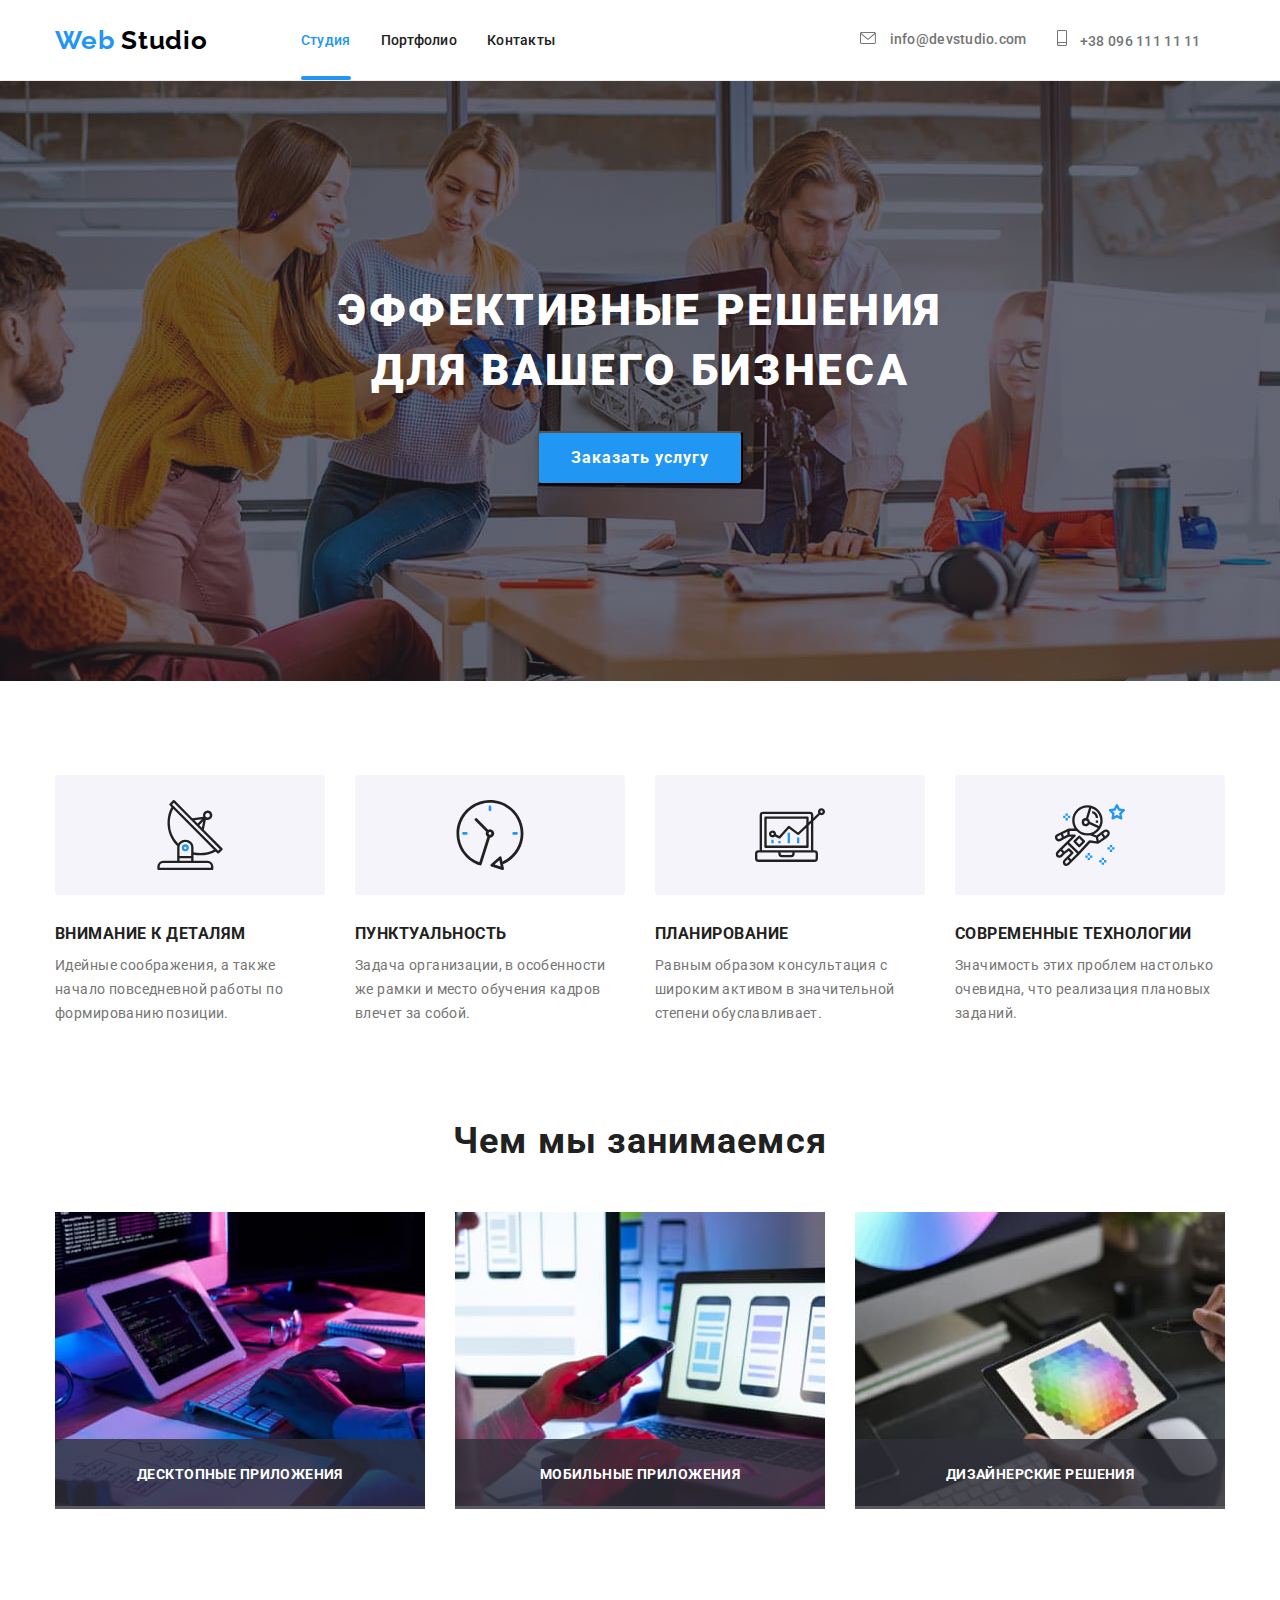
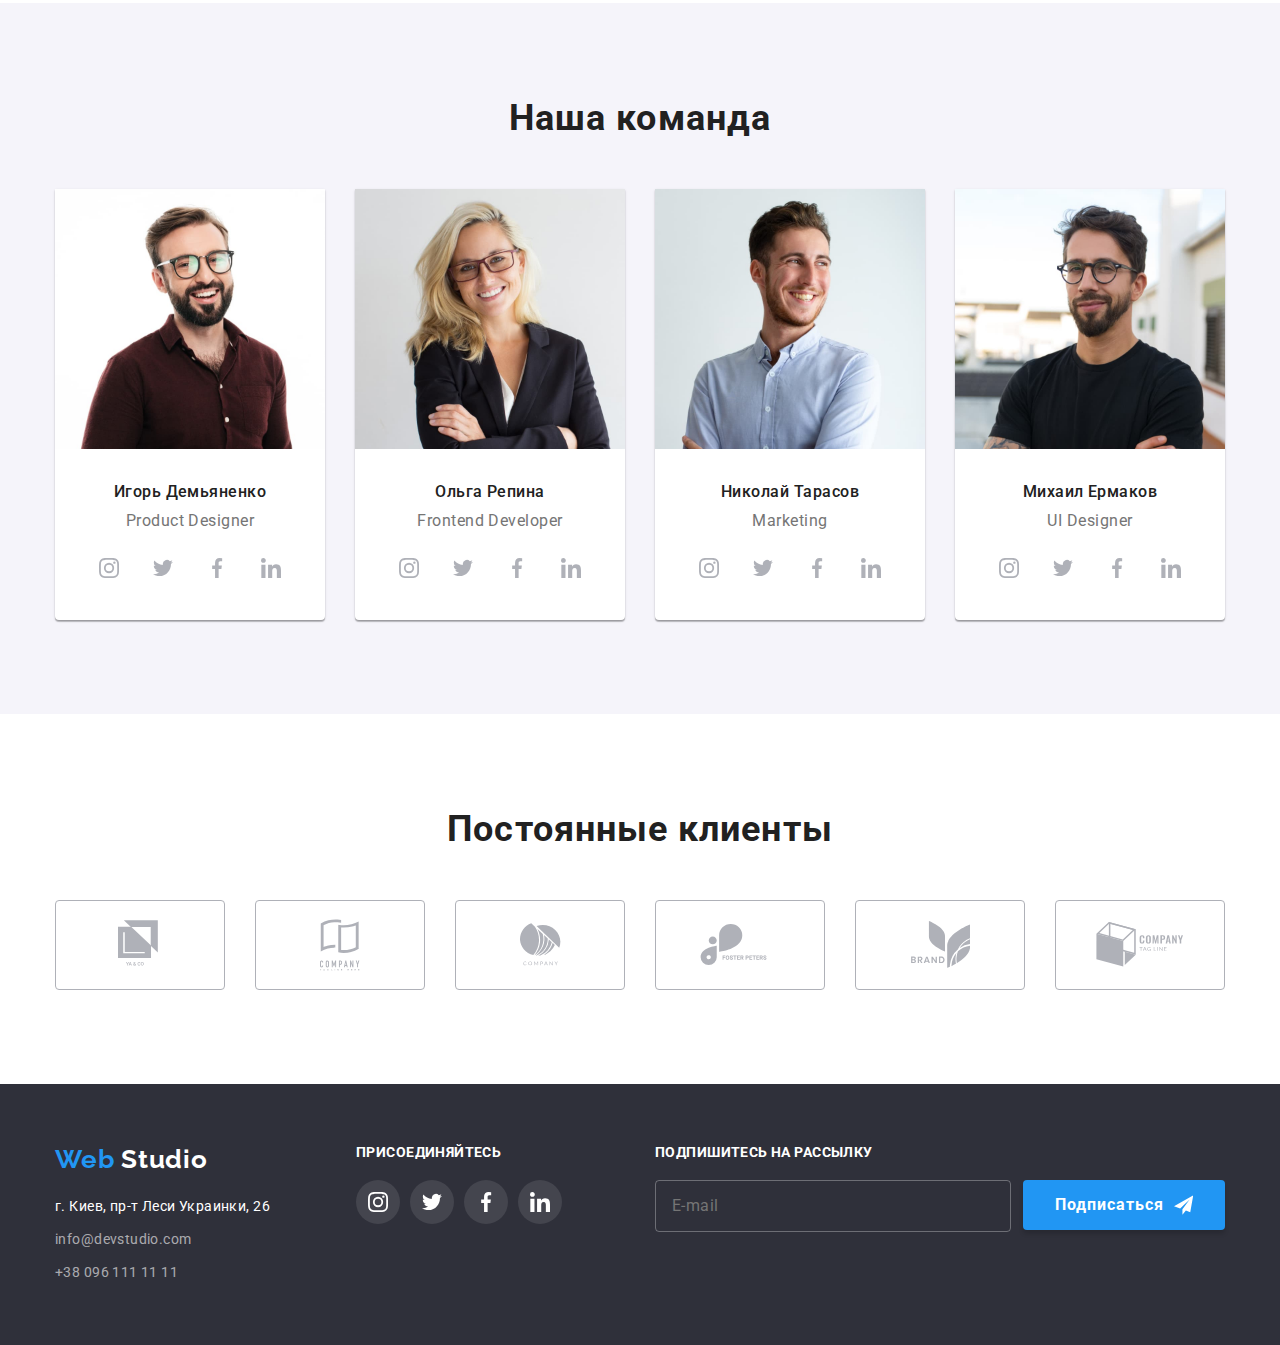
<file: index.html>
<!DOCTYPE html>
<html lang="ru">
	<head>
		<meta charset="UTF-8" />
		<meta name="viewport" content="width=device-width, initial-scale=1.0" />
		<title>Студия</title>
		<link
			rel="stylesheet"
			href="https://cdnjs.cloudflare.com/ajax/libs/modern-normalize/1.0.0/modern-normalize.min.css"
		/>
		<link rel="preconnect" href="https://fonts.gstatic.com" />
		<link
			href="https://fonts.googleapis.com/css2?family=Raleway:wght@700&family=Roboto:wght@400;500;700;900&display=swap"
			rel="stylesheet"
		/>
		<link rel="stylesheet" href="./css/styles.css" />
	</head>
	<body>
		<header class="header">
			<div class="container">
				<nav class="navigation">
					<a class="logo link" href="/index.html" lang="en">
						Web
						<span class="logo_black">Studio</span>
					</a>
					<ul class="menu_list list">
						<li class="menu_list_item">
							<a class="menu_list_link active_link link" href="#">Студия</a>
						</li>
						<li class="menu_list_item">
							<a class="menu_list_link link" href="./portfolio.html">Портфолио</a>
						</li>
						<li class="menu_list_item">
							<a class="menu_list_link link" href="./index.html">Контакты</a>
						</li>
					</ul>
				</nav>
				<address class="address">
					<a class="contact_mail link" href="mailto:info@devstudio.com">
						<svg class="pic_envelope" width="16px" height="12px">
							<use href="./images_svg/sprite.svg#envelope"></use>
						</svg>
						info@devstudio.com
					</a>
					<a class="contact_tel link" href="tel:+380961111111">
						<svg class="pic_smartphone" width="10px" height="16px">
							<use href="./images_svg/sprite.svg#smartphone"></use>
						</svg>
						+38 096 111 11 11
					</a>
				</address>
			</div>
		</header>
		<main>
			<!---HERO-->
			<section class="hero">
				<h1 class="hero_title">
					Эффективные решения
					<br />
					для вашего бизнеса
				</h1>
				<button class="button" type="button" data-modal-open>Заказать услугу</button>
			</section>

			<!---Особенности-->
			<section class="features">
				<div class="container">
					<h2 class="features_title visually-hidden">Особенности</h2>
					<ul class="features_list list">
						<li class="features_list_item icon-antenna">
							<div class="features_item_pic">
								<svg class="feature_pic">
									<use href="./images_svg/sprite.svg#antenna"></use>
								</svg>
							</div>
							<h3 class="features_item_title">Внимание к деталям</h3>
							<p class="features_item_description">
								Идейные соображения, а также начало повседневной работы по формированию позиции.
							</p>
						</li>
						<li class="features_list_item icon-clock">
							<div class="features_item_pic">
								<svg class="feature_pic">
									<use href="./images_svg/sprite.svg#clock"></use>
								</svg>
							</div>
							<h3 class="features_item_title">Пунктуальность</h3>
							<p class="features_item_description">
								Задача организации, в особенности же рамки и место обучения кадров влечет за собой.
							</p>
						</li>
						<li class="features_list_item icon-diagram">
							<div class="features_item_pic">
								<svg class="feature_pic">
									<use href="./images_svg/sprite.svg#diagram"></use>
								</svg>
							</div>
							<h3 class="features_item_title">Планирование</h3>
							<p class="features_item_description">
								Равным образом консультация с широким активом в значительной степени обуславливает.
							</p>
						</li>
						<li class="features_list_item icon-astronaut">
							<div class="features_item_pic">
								<svg class="feature_pic">
									<use href="./images_svg/sprite.svg#astronaut"></use>
								</svg>
							</div>
							<h3 class="features_item_title">Современные технологии</h3>
							<p class="features_item_description">
								Значимость этих проблем настолько очевидна, что реализация плановых заданий.
							</p>
						</li>
					</ul>
				</div>
			</section>

			<!--Чем мы занимаемся-->
			<section class="about">
				<div class="container">
					<h2 class="about_title">Чем мы занимаемся</h2>
					<ul class="about_list list">
						<li class="about_img">
							<img src="./images/box_1.jpg" alt="box_1" width="370" />
							<p class="label">Десктопные приложения</p>
						</li>
						<li class="about_img">
							<img src="./images/box_2.jpg" alt="box_2" width="370" />
							<p class="label">Мобильные приложения</p>
						</li>
						<li class="about_img">
							<img src="./images/box_3.jpg" alt="box_3" width="370" />
							<p class="label">Дизайнерские решения</p>
						</li>
					</ul>
				</div>
			</section>

			<!--Наша команда-->
			<section class="our_team">
				<h2 class="our_team_title">Наша команда</h2>
				<div class="container">
					<ul class="our_team_list list">
						<li class="our_team_item">
							<img class="our_team_img" src="./images/demjanenko.jpg" alt="Игорь Демьяненко (фото)" width="270" />
							<h3 class="our_team_person">Игорь Демьяненко</h3>
							<p class="our_team_profession" lang="en">Product Designer</p>
							<ul class="social_list list">
								<li class="social_item icon-instagram">
									<a class="link_social" href="https://www.instagram.com/" aria-label="instagram">
										<svg class="icon_link">
											<use href="./images_svg/sprite.svg#instagram"></use>
										</svg>
									</a>
								</li>
								<li class="social_item icon-twitter">
									<a class="link_social" href="https://twitter.com/?lang=ru" aria-label="twitter">
										<svg class="icon_link">
											<use href="./images_svg/sprite.svg#twitter"></use>
										</svg>
									</a>
								</li>
								<li class="social_item icon-facebook">
									<a class="link_social" href="https://www.facebook.com/" aria-label="facebook">
										<svg class="icon_link">
											<use href="./images_svg/sprite.svg#facebook"></use>
										</svg>
									</a>
								</li>
								<li class="social_item icon-linkedin">
									<a
										class="link_social"
										href="https://www.linkedin.com/authwall?trk=bf&trkInfo=AQFQU4GR1DfptQAAAXaBrENY4tUHcgxnQT-7zcfJdnDuVNA3asmFvfvqSu0NkFpVjfwIOHPbWcX_E11xOpwyYZSCx-Q_JW-6I7pPxdfFWjn7p-mJKkLdEw6dqwgr5nu7y8K1pEQ=&originalReferer=https://www.google.com/&sessionRedirect=https%3A%2F%2Fru.linkedin.com%2F"
										aria-label="linkedin"
									>
										<svg class="icon_link">
											<use href="./images_svg/sprite.svg#linkedin"></use>
										</svg>
									</a>
								</li>
							</ul>
						</li>
						<li class="our_team_item">
							<img class="our_team_img" src="./images/repina.jpg" alt="Ольга Репина (фото)" width="270" />
							<h3 class="our_team_person">Ольга Репина</h3>
							<p class="our_team_profession" lang="en">Frontend Developer</p>
							<ul class="social_list list">
								<li class="social_item icon-instagram">
									<a class="link_social" href="https://www.instagram.com/" aria-label="instagram">
										<svg class="icon_link">
											<use href="./images_svg/sprite.svg#instagram"></use>
										</svg>
									</a>
								</li>
								<li class="social_item icon-twitter">
									<a class="link_social" href="https://twitter.com/?lang=ru" aria-label="twitter">
										<svg class="icon_link">
											<use href="./images_svg/sprite.svg#twitter"></use>
										</svg>
									</a>
								</li>
								<li class="social_item icon-facebook">
									<a class="link_social" href="https://www.facebook.com/" aria-label="facebook">
										<svg class="icon_link">
											<use href="./images_svg/sprite.svg#facebook"></use>
										</svg>
									</a>
								</li>
								<li class="social_item icon-linkedin">
									<a
										class="link_social"
										href="https://www.linkedin.com/authwall?trk=bf&trkInfo=AQFQU4GR1DfptQAAAXaBrENY4tUHcgxnQT-7zcfJdnDuVNA3asmFvfvqSu0NkFpVjfwIOHPbWcX_E11xOpwyYZSCx-Q_JW-6I7pPxdfFWjn7p-mJKkLdEw6dqwgr5nu7y8K1pEQ=&originalReferer=https://www.google.com/&sessionRedirect=https%3A%2F%2Fru.linkedin.com%2F"
										aria-label="linkedin"
									>
										<svg class="icon_link">
											<use href="./images_svg/sprite.svg#linkedin"></use>
										</svg>
									</a>
								</li>
							</ul>
						</li>
						<li class="our_team_item">
							<img class="our_team_img" src="./images/tarasov.jpg" alt="Николай Тарасов (фото)" width="270" />
							<h3 class="our_team_person">Николай Тарасов</h3>
							<p class="our_team_profession" lang="en">Marketing</p>
							<ul class="social_list list">
								<li class="social_item icon-instagram">
									<a class="link_social" href="https://www.instagram.com/" aria-label="instagram">
										<svg class="icon_link">
											<use href="./images_svg/sprite.svg#instagram"></use>
										</svg>
									</a>
								</li>
								<li class="social_item icon-twitter">
									<a class="link_social" href="https://twitter.com/?lang=ru" aria-label="twitter">
										<svg class="icon_link">
											<use href="./images_svg/sprite.svg#twitter"></use>
										</svg>
									</a>
								</li>
								<li class="social_item icon-facebook">
									<a class="link_social" href="https://www.facebook.com/" aria-label="facebook">
										<svg class="icon_link">
											<use href="./images_svg/sprite.svg#facebook"></use>
										</svg>
									</a>
								</li>
								<li class="social_item icon-linkedin">
									<a
										class="link_social"
										href="https://www.linkedin.com/authwall?trk=bf&trkInfo=AQFQU4GR1DfptQAAAXaBrENY4tUHcgxnQT-7zcfJdnDuVNA3asmFvfvqSu0NkFpVjfwIOHPbWcX_E11xOpwyYZSCx-Q_JW-6I7pPxdfFWjn7p-mJKkLdEw6dqwgr5nu7y8K1pEQ=&originalReferer=https://www.google.com/&sessionRedirect=https%3A%2F%2Fru.linkedin.com%2F"
										aria-label="linkedin"
									>
										<svg class="icon_link">
											<use href="./images_svg/sprite.svg#linkedin"></use>
										</svg>
									</a>
								</li>
							</ul>
						</li>
						<li class="our_team_item">
							<img class="our_team_img" src="./images/ermakov.jpg" alt="Михаил Ермаков (фото)" width="270" />
							<h3 class="our_team_person">Михаил Ермаков</h3>
							<p class="our_team_profession" lang="en">UI Designer</p>
							<ul class="social_list list">
								<li class="social_item icon-instagram">
									<a class="link_social" href="https://www.instagram.com/" aria-label="instagram">
										<svg class="icon_link">
											<use href="./images_svg/sprite.svg#instagram"></use>
										</svg>
									</a>
								</li>
								<li class="social_item icon-twitter">
									<a class="link_social" href="https://twitter.com/?lang=ru" aria-label="twitter">
										<svg class="icon_link">
											<use href="./images_svg/sprite.svg#twitter"></use>
										</svg>
									</a>
								</li>
								<li class="social_item icon-facebook">
									<a class="link_social" href="https://www.facebook.com/" aria-label="facebook">
										<svg class="icon_link">
											<use href="./images_svg/sprite.svg#facebook"></use>
										</svg>
									</a>
								</li>
								<li class="social_item icon-linkedin">
									<a
										class="link_social"
										href="https://www.linkedin.com/authwall?trk=bf&trkInfo=AQFQU4GR1DfptQAAAXaBrENY4tUHcgxnQT-7zcfJdnDuVNA3asmFvfvqSu0NkFpVjfwIOHPbWcX_E11xOpwyYZSCx-Q_JW-6I7pPxdfFWjn7p-mJKkLdEw6dqwgr5nu7y8K1pEQ=&originalReferer=https://www.google.com/&sessionRedirect=https%3A%2F%2Fru.linkedin.com%2F"
										aria-label="linkedin"
									>
										<svg class="icon_link">
											<use href="./images_svg/sprite.svg#linkedin"></use>
										</svg>
									</a>
								</li>
							</ul>
						</li>
					</ul>
				</div>
			</section>
			<!--Постоянные клиенты-->
			<section class="clients">
				<div class="container">
					<h2 class="clients_title">Постоянные клиенты</h2>
					<ul class="clients_list list">
						<li class="client">
							<a class="link_client" href="" aria-label="Logo_client">
								<svg class="icon_client" width="44" height="49">
									<use href="./images_svg/sprite.svg#logo-1"></use>
								</svg>
							</a>
						</li>
						<li class="client">
							<a class="link_client" href="" aria-label="Logo_client">
								<svg class="icon_client" width="40" height="52">
									<use href="./images_svg/sprite.svg#logo-2"></use>
								</svg>
							</a>
						</li>
						<li class="client">
							<a class="link_client" href="" aria-label="Logo_client">
								<svg class="icon_client" width="41" height="43">
									<use href="./images_svg/sprite.svg#logo-3"></use>
								</svg>
							</a>
						</li>
						<li class="client">
							<a class="link_client" href="" aria-label="Logo_client">
								<svg class="icon_client" width="80" height="42">
									<use href="./images_svg/sprite.svg#logo-4"></use>
								</svg>
							</a>
						</li>
						<li class="client">
							<a class="link_client" href="" aria-label="Logo_client">
								<svg class="icon_client" width="59" height="47">
									<use href="./images_svg/sprite.svg#logo-5"></use>
								</svg>
							</a>
						</li>
						<li class="client">
							<a class="link_client" href="" aria-label="Logo_client">
								<svg class="icon_client" width="88" height="45">
									<use href="./images_svg/sprite.svg#logo-6"></use>
								</svg>
							</a>
						</li>
					</ul>
				</div>
			</section>
		</main>
		<!--Footer-->
		<footer class="footer">
			<div class="container footer1">
				<div class="footer2">
					<a class="logo link" href="/" lang="en">
						Web
						<span class="logo_white">Studio</span>
					</a>
					<address class="address_footer">
						<p class="post_address">г. Киев, пр-т Леси Украинки, 26</p>
						<a class="footer_contact_mail link" href="mailto:info@devstudio.com">info@devstudio.com</a>
						<br />
						<a class="footer_contact_tel link" href="tel:+380961111111">+38 096 111 11 11</a>
					</address>
				</div>
				<div class="container footer_socials">
					<p class="contact_us">Присоединяйтесь</p>
					<ul class="footer_social_list list">
						<li class="social_item icon-instagram">
							<a class="link_social dark_bg" href="https://www.instagram.com/" aria-label="instagram">
								<svg class="icon_link">
									<use href="./images_svg/sprite.svg#instagram"></use>
								</svg>
							</a>
						</li>
						<li class="social_item icon-twitter">
							<a class="link_social dark_bg" href="https://twitter.com/?lang=ru" aria-label="twitter">
								<svg class="icon_link">
									<use href="./images_svg/sprite.svg#twitter"></use>
								</svg>
							</a>
						</li>
						<li class="social_item icon-facebook">
							<a class="link_social dark_bg" href="https://www.facebook.com/" aria-label="facebook">
								<svg class="icon_link">
									<use href="./images_svg/sprite.svg#facebook"></use>
								</svg>
							</a>
						</li>
						<li class="social_item icon-linkedin">
							<a
								class="link_social dark_bg"
								href="https://www.linkedin.com/authwall?trk=bf&trkInfo=AQFQU4GR1DfptQAAAXaBrENY4tUHcgxnQT-7zcfJdnDuVNA3asmFvfvqSu0NkFpVjfwIOHPbWcX_E11xOpwyYZSCx-Q_JW-6I7pPxdfFWjn7p-mJKkLdEw6dqwgr5nu7y8K1pEQ=&originalReferer=https://www.google.com/&sessionRedirect=https%3A%2F%2Fru.linkedin.com%2F"
								aria-label="linkedin"
							>
								<svg class="icon_link">
									<use href="./images_svg/sprite.svg#linkedin"></use>
								</svg>
							</a>
						</li>
					</ul>
				</div>
				<div class="container mail_input">
					<form>
						<p class="subscribe">Подпишитесь на рассылку</p>
						<div class="input_block">
							<input class="input" type="email" name="email" placeholder="E-mail" />

							<button type="button" class="button">
								Подписаться
								<svg class="icon_link" width="24" height="24">
									<use href="./images_svg/sprite.svg#icon_send"></use>
								</svg>
							</button>
						</div>
					</form>
				</div>
			</div>
		</footer>
		<div class="backdrop is-hidden" data-modal>
			<div class="modal">
				<button type="button" class="btn-close" data-modal-close>
					<svg class="icon_close" width="18" height="18">
						<use href="./images_svg/sprite.svg#close"></use>
					</svg>
				</button>
				<form action="#" class="modal_form">
					<p class="modal_form-title">Оставьте свои данные, мы вам перезвоним</p>
					<label class="modal_form-label">
						Имя
						<span class="modal_form_input-block">
							<input type="text" name="user_name" class="modal_form-input" />
							<svg class="icon_modal">
								<use href="./images_svg/sprite.svg#person-black"></use>
							</svg>
						</span>
					</label>

					<label class="modal_form-label">
						Телефон
						<span class="modal_form_input-block">
							<input type="tel" name="user_tel" class="modal_form-input" />
							<svg class="icon_modal">
								<use href="./images_svg/sprite.svg#phone-black"></use>
							</svg>
						</span>
					</label>

					<label class="modal_form-label">
						Почта
						<span class="modal_form_input-block">
							<input type="email" name="user_mail" class="modal_form-input" />
							<svg class="icon_modal">
								<use href="./images_svg/sprite.svg#email-black"></use>
							</svg>
						</span>
					</label>

					<label class="modal_form-label">
						Комментарий
						<textarea class="modal_form_comments" name="user_comments" placeholder="Введите текст"></textarea>
					</label>
					<input
						id="user_policy"
						type="checkbox"
						name="user_policy"
						value="accept_policy"
						class="modal_form-policy visually-hidden"
					/>
					<label for="user_policy" class="modal_form-policy-text">
						Соглашаюсь с рассылкой и принимаю&ensp;
						<a class="modal_form-policy-link" href="">Условия договора</a>
					</label>
					<button type="submit" class="modal_form-btn">Отправить</button>
				</form>
			</div>
		</div>
		<script src="./js/modal.js"></script>
	</body>
</html>
</file>
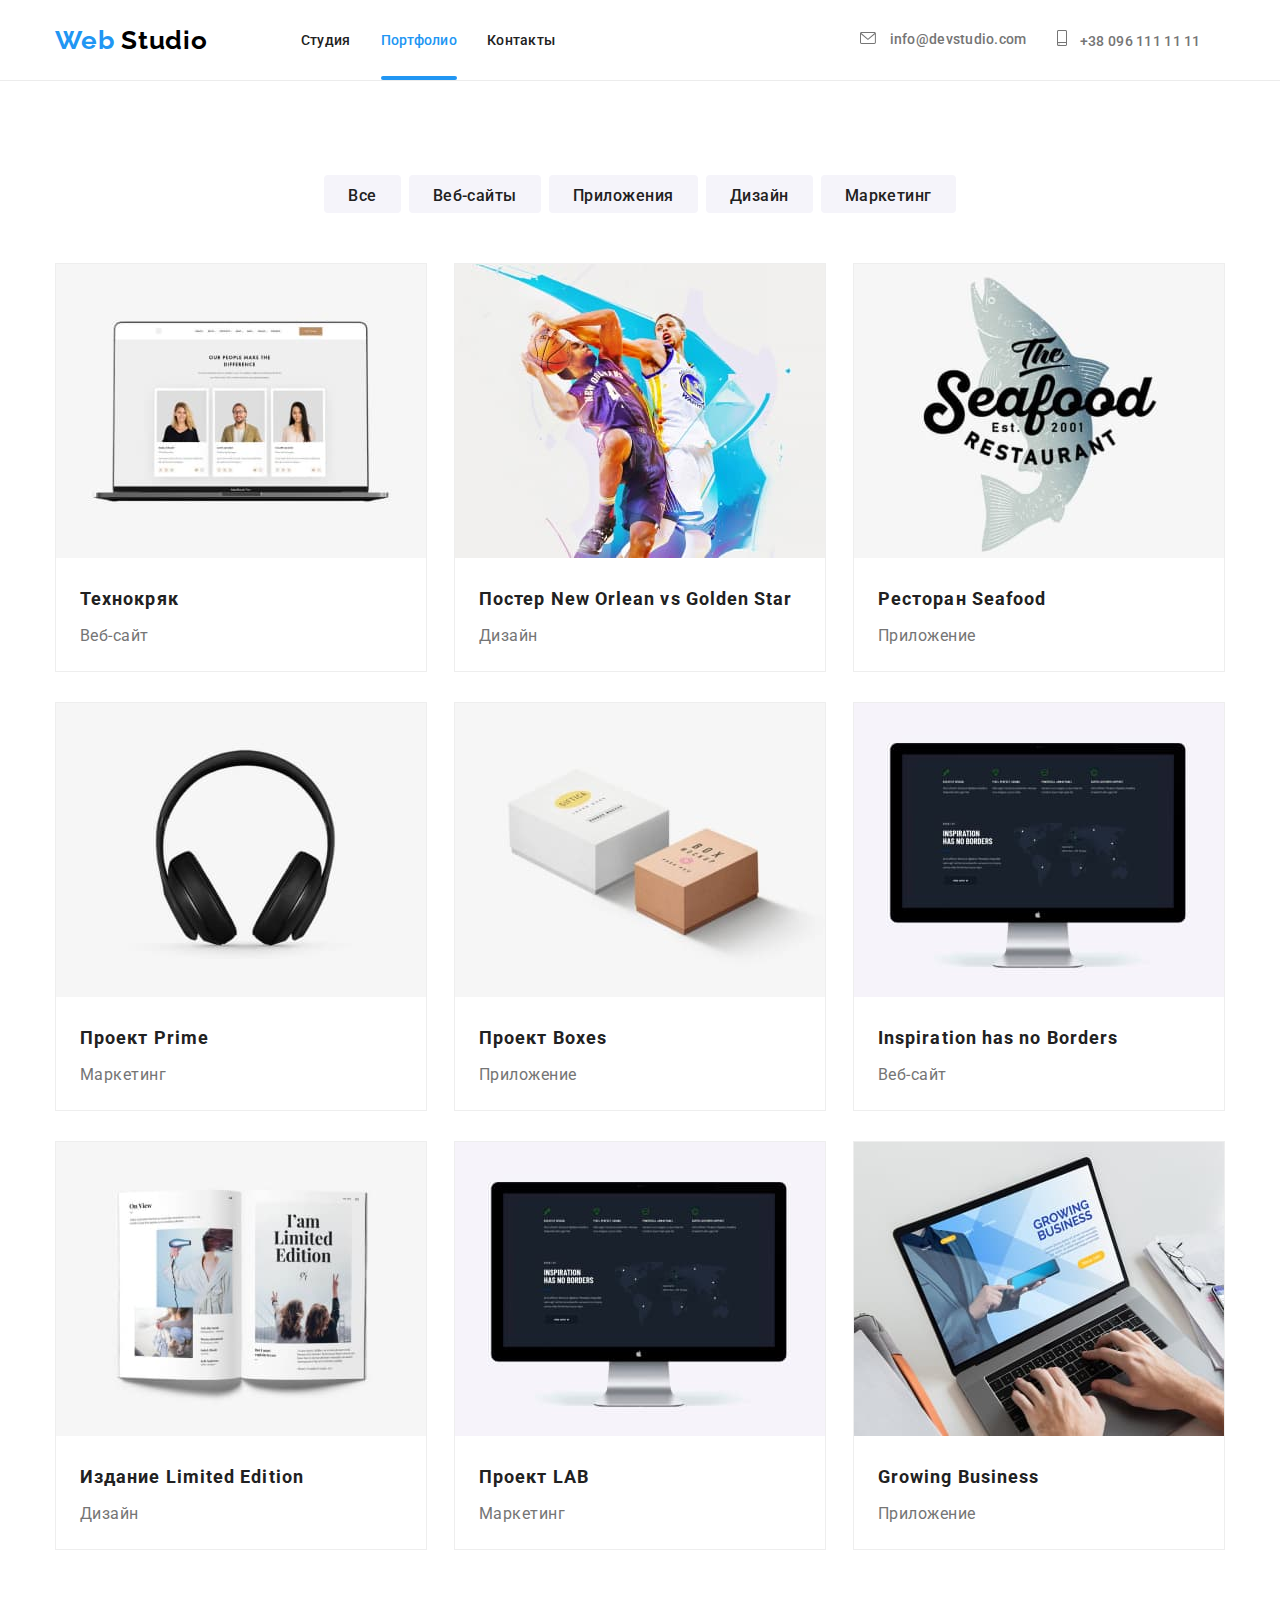
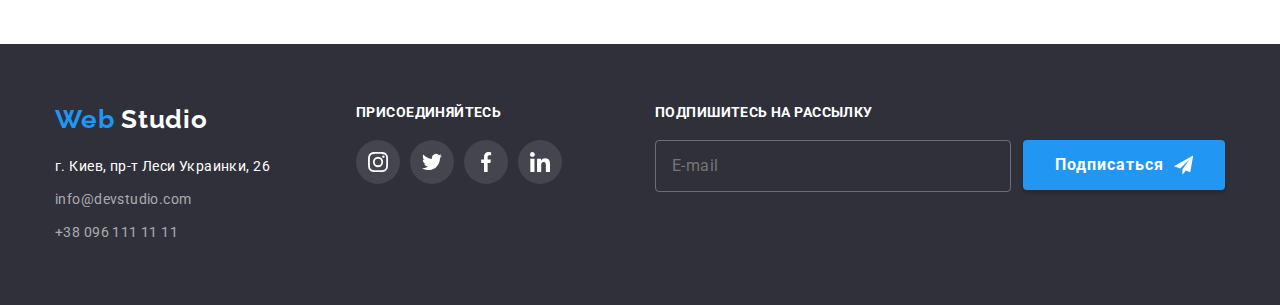
<file: portfolio.html>
<!DOCTYPE html>
<html lang="ru">
	<head>
		<meta charset="UTF-8" />
		<meta name="viewport" content="width=device-width, initial-scale=1.0" />
		<title>Портфолиоt</title>
		<link
			rel="stylesheet"
			href="https://cdnjs.cloudflare.com/ajax/libs/modern-normalize/1.0.0/modern-normalize.min.css"
		/>
		<link rel="preconnect" href="https://fonts.gstatic.com" />
		<link
			href="https://fonts.googleapis.com/css2?family=Raleway:wght@700&family=Roboto:wght@400;500;700;900&display=swap"
			rel="stylesheet"
		/>
		<link rel="stylesheet" href="./css/styles.css" />
	</head>
	<body>
		<header class="header">
			<div class="container">
				<nav class="navigation">
					<a class="logo link" href="/" lang="en">
						Web
						<span class="logo_black">Studio</span>
					</a>
					<ul class="menu_list list">
						<li class="menu_list_item">
							<a class="menu_list_link link" href="./index.html">Студия</a>
						</li>
						<li class="menu_list_item">
							<a class="menu_list_link active_link link" href="#">Портфолио</a>
						</li>
						<li class="menu_list_item">
							<a class="menu_list_link link" href="./index.html">Контакты</a>
						</li>
					</ul>
				</nav>
				<address class="address">
					<a class="contact_mail link" href="mailto:info@devstudio.com">
						<svg class="pic_envelope" width="16px" height="12px">
							<use href="./images_svg/sprite.svg#envelope"></use>
						</svg>
						info@devstudio.com
					</a>
					<a class="contact_tel link" href="tel:+380961111111">
						<svg class="pic_smartphone" width="10px" height="16px">
							<use href="./images_svg/sprite.svg#smartphone"></use>
						</svg>
						+38 096 111 11 11
					</a>
				</address>
			</div>
		</header>
		<main>
			<!--Фильтры-->
			<section class="filters">
				<div class="container">
					<h2 class="filters_title visually-hidden">Фильтры</h2>
					<div class="filters_buttons">
						<ul class="filters_list list">
							<li class="filter_name"><button class="button2" type="button">Все</button></li>
							<li class="filter_name"><button class="button2" type="button">Веб-сайты</button></li>
							<li class="filter_name"><button class="button2" type="button">Приложения</button></li>
							<li class="filter_name"><button class="button2" type="button">Дизайн</button></li>
							<li class="filter_name"><button class="button2" type="button">Маркетинг</button></li>
						</ul>
						<h2 class="visually-hidden">--Проекты--</h2>
						<ul class="project_list list">
							<li class="project_item">
								<a class="project_item_a" href="">
									<div class="image_box">
										<img class="project_image" src="./images_portfolio/tehnokrak.jpg" alt="Технокряк" />

										<p class="overlay">
											Технокряк это современная площадка распространения коронавируса. Компании используют эту платформу
											для цифрового шпионажа и атак на защищённые сервера конкурентов.
										</p>
									</div>
									<div class="proj_title">
										<h3 class="proj_name">Технокряк</h3>
										<p class="proj_description">Веб-сайт</p>
									</div>
								</a>
							</li>
							<li class="project_item">
								<a class="project_item_a" href="">
									<div class="image_box">
										<img
											class="project_image"
											src="./images_portfolio/new-orlean.jpg"
											alt="Постер New Orlean vs Golden Star"
										/>
										<p class="overlay">
											Технокряк это современная площадка распространения коронавируса. Компании используют эту платформу
											для цифрового шпионажа и атак на защищённые сервера конкурентов.
										</p>
									</div>

									<div class="proj_title">
										<h3 class="proj_name">Постер New Orlean vs Golden Star</h3>
										<p class="proj_description">Дизайн</p>
									</div>
								</a>
							</li>
							<li class="project_item">
								<a class="project_item_a" href="">
									<div class="image_box">
										<img class="project_image" src="./images_portfolio/Seafood.jpg" alt="Ресторан Seafood" />
										<p class="overlay">
											Технокряк это современная площадка распространения коронавируса. Компании используют эту платформу
											для цифрового шпионажа и атак на защищённые сервера конкурентов.
										</p>
									</div>
									<div class="proj_title">
										<h3 class="proj_name">Ресторан Seafood</h3>
										<p class="proj_description">Приложение</p>
									</div>
								</a>
							</li>
							<li class="project_item">
								<a class="project_item_a" href="">
									<div class="image_box">
										<img class="project_image" src="./images_portfolio/prime.jpg" alt="Проект Prime" />
										<p class="overlay">
											Технокряк это современная площадка распространения коронавируса. Компании используют эту платформу
											для цифрового шпионажа и атак на защищённые сервера конкурентов.
										</p>
									</div>
									<div class="proj_title">
										<h3 class="proj_name">Проект Prime</h3>
										<p class="proj_description">Маркетинг</p>
									</div>
								</a>
							</li>
							<li class="project_item">
								<a class="project_item_a" href="">
									<div class="image_box">
										<img class="project_image" src="./images_portfolio/boxes.jpg" alt="Проект Boxes" />
										<p class="overlay">
											Технокряк это современная площадка распространения коронавируса. Компании используют эту платформу
											для цифрового шпионажа и атак на защищённые сервера конкурентов.
										</p>
									</div>
									<div class="proj_title">
										<h3 class="proj_name">Проект Boxes</h3>
										<p class="proj_description">Приложение</p>
									</div>
								</a>
							</li>
							<li class="project_item">
								<a class="project_item_a" href="">
									<div class="image_box">
										<img
											class="project_image"
											src="./images_portfolio/inspiration.jpg"
											alt="Inspiration has no Borders"
										/>

										<p class="overlay">
											Технокряк это современная площадка распространения коронавируса. Компании используют эту платформу
											для цифрового шпионажа и атак на защищённые сервера конкурентов.
										</p>
									</div>
									<div class="proj_title">
										<h3 class="proj_name">Inspiration has no Borders</h3>
										<p class="proj_description">Веб-сайт</p>
									</div>
								</a>
							</li>
							<li class="project_item">
								<a class="project_item_a" href="">
									<div class="image_box">
										<img
											class="project_image"
											src="./images_portfolio/limited-edition.jpg"
											alt="Издание Limited Edition"
										/>

										<p class="overlay">
											Технокряк это современная площадка распространения коронавируса. Компании используют эту платформу
											для цифрового шпионажа и атак на защищённые сервера конкурентов.
										</p>
									</div>
									<div class="proj_title">
										<h3 class="proj_name">Издание Limited Edition</h3>
										<p class="proj_description">Дизайн</p>
									</div>
								</a>
							</li>
							<li class="project_item">
								<a class="project_item_a" href="">
									<div class="image_box">
										<img class="project_image" src="./images_portfolio/inspiration.jpg" alt="Проект LAB" />
										<p class="overlay">
											Технокряк это современная площадка распространения коронавируса. Компании используют эту платформу
											для цифрового шпионажа и атак на защищённые сервера конкурентов.
										</p>
									</div>
									<div class="proj_title">
										<h3 class="proj_name">Проект LAB</h3>
										<p class="proj_description">Маркетинг</p>
									</div>
								</a>
							</li>
							<li class="project_item">
								<a class="project_item_a" href="">
									<div class="image_box">
										<img class="project_image" src="./images_portfolio/growing-business.jpg" alt="Growing Business" />
										<p class="overlay">
											Технокряк это современная площадка распространения коронавируса. Компании используют эту платформу
											для цифрового шпионажа и атак на защищённые сервера конкурентов.
										</p>
									</div>
									<div class="proj_title">
										<h3 class="proj_name">Growing Business</h3>
										<p class="proj_description">Приложение</p>
									</div>
								</a>
							</li>
						</ul>
					</div>
				</div>
			</section>
		</main>
		<!--Footer-->
		<footer class="footer">
			<div class="container footer1">
				<div class="footer2">
					<a class="logo link" href="/" lang="en">
						Web
						<span class="logo_white">Studio</span>
					</a>
					<address class="address_footer">
						<p class="post_address">г. Киев, пр-т Леси Украинки, 26</p>
						<a class="footer_contact_mail link" href="mailto:info@devstudio.com">info@devstudio.com</a>
						<br />
						<a class="footer_contact_tel link" href="tel:+380961111111">+38 096 111 11 11</a>
					</address>
				</div>
				<div class="container footer_socials">
					<p class="contact_us">Присоединяйтесь</p>
					<ul class="footer_social_list list">
						<li class="social_item icon-instagram">
							<a class="link_social dark_bg" href="https://www.instagram.com/" aria-label="instagram">
								<svg class="icon_link">
									<use href="./images_svg/sprite.svg#instagram"></use>
								</svg>
							</a>
						</li>
						<li class="social_item icon-twitter">
							<a class="link_social dark_bg" href="https://twitter.com/?lang=ru" aria-label="twitter">
								<svg class="icon_link">
									<use href="./images_svg/sprite.svg#twitter"></use>
								</svg>
							</a>
						</li>
						<li class="social_item icon-facebook">
							<a class="link_social dark_bg" href="https://www.facebook.com/" aria-label="facebook">
								<svg class="icon_link">
									<use href="./images_svg/sprite.svg#facebook"></use>
								</svg>
							</a>
						</li>
						<li class="social_item icon-linkedin">
							<a
								class="link_social dark_bg"
								href="https://www.linkedin.com/authwall?trk=bf&trkInfo=AQFQU4GR1DfptQAAAXaBrENY4tUHcgxnQT-7zcfJdnDuVNA3asmFvfvqSu0NkFpVjfwIOHPbWcX_E11xOpwyYZSCx-Q_JW-6I7pPxdfFWjn7p-mJKkLdEw6dqwgr5nu7y8K1pEQ=&originalReferer=https://www.google.com/&sessionRedirect=https%3A%2F%2Fru.linkedin.com%2F"
								aria-label="linkedin"
							>
								<svg class="icon_link">
									<use href="./images_svg/sprite.svg#linkedin"></use>
								</svg>
							</a>
						</li>
					</ul>
				</div>
				<div class="container mail_input">
					<form>
						<p class="subscribe">Подпишитесь на рассылку</p>
						<div class="input_block">
							<input class="input" type="email" name="email" placeholder="E-mail" />

							<button type="button" class="button">
								Подписаться
								<svg class="icon_link" width="24" height="24">
									<use href="./images_svg/sprite.svg#icon_send"></use>
								</svg>
							</button>
						</div>
					</form>
				</div>
			</div>
		</footer>
	</body>
</html>
</file>
<file: css/styles.css>
/*font-family: "Raleway", sans-serif;
font-family: "Roboto", sans-serif; */

h1,
h2,
h3,
h4,
h5,
h6,
p {
	margin: 0;
	padding: 0;
}

ul {
	margin: 0;
	padding: 0;
}

:root {
	--main-font: "Roboto", sans-serif;
	--secondary-font: "Raleway", sans-serif;
	--accent-color: #2196f3;
}

body {
	font-family: var(--main-font);
	font-style: normal;
	font-size: 14px;
}

.link {
	font-style: normal;
	font-weight: 500;
	line-height: 1.14;
	letter-spacing: 0.02em;
	font-size: 14px;
	color: #212121;
	text-decoration: none;
	cursor: pointer;
	outline: none;
}

.list {
	list-style: none;
}

.img {
	display: block;
}

.container {
	width: 1200px;
	margin: 0 auto;
	padding: 0 15px;
}

.visually-hidden {
	position: absolute !important;
	clip: rect(1px 1px 1px 1px); /* IE6, IE7 */
	clip: rect(1px, 1px, 1px, 1px);
	padding: 0 !important;
	border: 0 !important;
	height: 1px !important;
	width: 1px !important;
	overflow: hidden;
}

/*==================   header   ==================*/
/* .header {
	border-bottom: 1px solid #ececec;
} */

.header::after {
	display: block;
	content: "";
	height: 1px;
	background-color: #ececec;
}

.header .container {
	display: flex;
	align-items: center;
	height: 80px;
}

.navigation {
	display: flex;
	align-items: center;
}

.menu_list {
	display: flex;
	margin-right: 305px;
}

.menu_list_item:not(:last-child),
.contact_mail {
	margin-right: 30px;
}

.menu_list_link {
	position: relative;
	overflow: hidden;

	transition: color 250ms cubic-bezier(0.4, 0, 0.2, 1);
}

.active_link::after {
	display: block;
	content: "";
	width: 100%;
	height: 4px;
	border-radius: 2px;
	background-color: var(--accent-color);
	position: absolute;
	bottom: -32px;
}

.pic_smartphone,
.pic_envelope {
	/* display: inline-block; */
	margin-right: 10px;
	fill: #757575;
	transition-property: fill;
	transition-duration: 250ms;
	transition-timing-function: cubic-bezier(0.4, 0, 0.2, 1);
}

.address {
	display: flex;
	align-items: center;
}

.header .logo {
	margin-right: 93px;
}

.logo {
	font-family: var(--secondary-font);
	font-weight: 700;
	font-size: 26px;
	line-height: 1.192;
	/* identical to box height */
	letter-spacing: 0.03em;
	color: var(--accent-color);
}

.logo_black {
	color: #000000;
}

.contact_mail,
.contact_tel {
	color: #757575;
	transition: color 250ms cubic-bezier(0.4, 0, 0.2, 1);
}

.active_link,
.menu_list_link:hover,
.menu_list_link:focus,
.contact_mail:hover,
.contact_mail:focus,
.contact_tel:hover,
.contact_tel:focus {
	color: var(--accent-color);
	outline: none;
}

.contact_mail:hover .pic_envelope,
.contact_mail:focus .pic_envelope,
.contact_tel:hover .pic_smartphone,
.contact_tel:focus .pic_smartphone {
	fill: var(--accent-color);
}
/*==================   END header   ==================*/

/*==================   HERO   ==================*/
.hero {
	min-height: 600px;
	max-width: 1600px;
	margin-left: auto;
	margin-right: auto;
	background-image: linear-gradient(to right, rgba(47, 48, 58, 0.4), rgba(47, 48, 58, 0.4)),
		url(../images/background.jpg);
	background-repeat: no-repeat;
	background-position: center;
	background-size: cover;
	background-color: #2f303a;
}

.hero_title {
	font-weight: 900;
	font-size: 44px;
	line-height: 1.36;
	/* or 136% */

	text-align: center;
	letter-spacing: 0.06em;
	text-transform: uppercase;
	color: #ffffff;

	padding-top: 200px;
}

.button {
	font-weight: 700;
	font-size: 16px;
	line-height: 1.87;
	/* identical to box height, or 187% */

	display: flex;
	align-items: center;
	margin: auto;
	margin-top: 30px;
	min-width: 200px;
	/* height: 50px; */
	letter-spacing: 0.06em;
	justify-content: center;
	color: #ffffff;
	padding: 10px 32px;

	background: var(--accent-color);
	box-shadow: 0px 4px 4px rgba(0, 0, 0, 0.15);
	border-radius: 4px;
	cursor: pointer;

	transition-property: background-color;
	transition-duration: 250ms;
	transition-timing-function: cubic-bezier(0.4, 0, 0.2, 1);
}

.button:hover,
.button:focus {
	background-color: #188ce8;
	outline: none;
}
/*==================   END HERO   ==================*/

/*==================   Features   ==================*/
.features {
	padding-top: 94px;
}

.features_list {
	display: flex;
	align-items: center;
}

.features_list_item {
	display: block;
	width: 270px;
}

.features_list_item:not(:last-child) {
	margin-right: 30px;
}

/* ======================картинки как background (помощью 
                  псевдоэлемента ::before     =================== */
/* 
.features_list_item::before {
	display: block;
	content: "";
	height: 120px;
	margin-bottom: 30px;
	background-size: 70px;
	background-repeat: no-repeat;
	background-position: center;
	background-color: #f5f4fa;
	border-radius: 4px;
}

.icon-antenna::before {
	background-image: url(../images_svg/antenna.svg);
}

.icon-clock::before {
	background-image: url(../images_svg/clock.svg);
}

.icon-diagram::before {
	background-image: url(../images_svg/diagram.svg);
}

.icon-astronaut::before {
	background-image: url(../images_svg/astronaut.svg);
} */

.features_item_pic {
	display: block;
	padding: 25px 100px;
	/* content: ""; */
	height: 120px;
	margin-bottom: 30px;
	/* background-size: 70px;
	background-repeat: no-repeat;
	background-position: center; */
	background-color: #f5f4fa;
	border-radius: 4px;
	justify-content: center;
}

.feature_pic {
	display: block;
	height: 70px;
	width: 70px;
	margin: 0;
}

.features_item_title {
	font-weight: 700;
	line-height: 1.143;
	letter-spacing: 0.03em;
	text-transform: uppercase;
	color: #212121;
}

.features_item_description {
	font-weight: 400;
	line-height: 1.71;
	/* or 171% */
	letter-spacing: 0.03em;
	color: #757575;
	margin-top: 10px;
}
/*==================   END Features   ==================*/

/*==================   ABOUT   ==================*/
.about {
	padding-top: 94px;
	padding-bottom: 94px;
	/* display: flex;
	align-items: center; */
}

.about_title {
	font-weight: 700;
	font-size: 36px;
	line-height: 1.167;
	text-align: center;
	letter-spacing: 0.03em;

	color: #212121;
}

.about_list {
	display: flex;
	align-items: center;
	margin-top: 50px;
}

.about_img {
	position: relative;
	flex-basis: calc((100%-60) / 3);
	/* 370px; */
	overflow: hidden;
}

.about_img:not(:last-child) {
	margin-right: 30px;
}

.label {
	display: block;
	width: 100%;
	padding-top: 27px;
	padding-bottom: 27px;
	background-color: rgba(47, 48, 58, 0.8);

	font-weight: 700;
	font-size: 14px;
	line-height: 1.143;
	text-align: center;
	letter-spacing: 0.03em;
	text-transform: uppercase;

	color: #ffffff;

	position: absolute;
	bottom: 0;
}
/*==================   END ABOUT   ==================*/

/*==================   OUR TEAM   ==================*/
.our_team {
	/* margin-top: 94px; */
	background: #f5f4fa;
	padding-top: 94px;
	padding-bottom: 94px;
}

.our_team_title {
	font-weight: 700;
	font-size: 36px;
	line-height: 1.167;
	text-align: center;
	letter-spacing: 0.03em;
	color: #212121;
	margin-bottom: 50px;
}

.our_team_list {
	display: flex;
}

.our_team_item {
	display: block;
	flex-basis: calc((100%-90) / 4);
	background: #ffffff;
	box-shadow: 0px 1px 3px rgba(0, 0, 0, 0.12), 0px 1px 1px rgba(0, 0, 0, 0.14), 0px 2px 1px rgba(0, 0, 0, 0.2);
	border-radius: 0px 0px 4px 4px;
}

.our_team_item:not(:last-child) {
	margin-right: 30px;
}

.our_team_person,
.our_team_profession {
	font-weight: 500;
	font-size: 16px;
	line-height: 1.1875;
	/* identical to box height */
	text-align: center;
	letter-spacing: 0.03em;
	color: #212121;
	margin-top: 30px;
}

.our_team_profession {
	font-weight: 400;
	color: #757575;
	margin-top: 10px;
}

.social_list {
	display: flex;
	margin: 16px 32px 30px;
	justify-content: space-between;
}

.link_social {
	display: flex;
	justify-content: center;
	align-items: center;
	width: 44px;
	height: 44px;
	/* color: #afb1b8; */
	background-color: #ffffff;
	/* border: none; */
	border-radius: 50%;
	/* cursor: pointer; */
	transition-property: background-color;
	transition-duration: 250ms;
	transition-timing-function: cubic-bezier(0.4, 0, 0.2, 1);
}

.icon_link {
	/* display: block; */
	height: 20px;
	width: 20px;
	fill: #afb1b8;
	transition-property: fill;
	transition-duration: 250ms;
	transition-timing-function: cubic-bezier(0.4, 0, 0.2, 1);
}

.link_social:hover,
.link_social:focus {
	background-color: var(--accent-color);
	outline: none;
}

.link_social:hover .icon_link,
.link_social:focus .icon_link {
	fill: #ffffff;
	outline: none;
}
/*==================   END OUR TEAM   ==================*/

/*==================   CLIENTS   ==================*/
.clients {
	padding-top: 94px;
	padding-bottom: 94px;
	/* display: flex;
	align-items: center; */
}

.clients_title {
	font-weight: 700;
	font-size: 36px;
	line-height: 1.167;
	text-align: center;
	letter-spacing: 0.03em;
	color: #212121;
}

.clients_list {
	display: flex;
	/* align-items: center; */
	margin-top: 50px;
	justify-content: space-between;
}

.link_client {
	display: flex;
	justify-content: center;
	align-items: center;
	width: 170px;
	height: 90px;
	border: 1px solid #afb1b8;
	border-radius: 4px;
	background-color: #ffffff;

	transition-property: border;
	transition-duration: 250ms;
	transition-timing-function: cubic-bezier(0.4, 0, 0.2, 1);
}

.icon_client {
	display: block;
	fill: #afb1b8;

	transition-property: fill;
	transition-duration: 250ms;
	transition-timing-function: cubic-bezier(0.4, 0, 0.2, 1);
}

.link_client:hover,
.link_client:focus {
	border: 1px solid var(--accent-color);
	outline: none;
}

.link_client:hover .icon_client,
.link_client:focus .icon_client {
	fill: var(--accent-color);
	outline: none;
}
/*==================   END ABOUT   ==================*/

/*==================   FOOTER   ==================*/

.logo_white {
	color: #ffffff;
}

.footer {
	background: #2f303a;
	max-width: 1600px;
	/*	padding-left: 15px;
	padding-right: 15px; */
}

.footer1 {
	display: flex;
	min-width: 1200px;
	padding-left: 15px;
	padding-right: 15px;
	font-weight: 400;
	letter-spacing: 0.03em;
	padding-top: 60px;
	padding-bottom: 60px;
}

.footer2 {
	display: block;
	width: 231px;
}

.address_footer {
	display: block;
}
.post_address {
	font-style: normal;
	line-height: 1.71;
	color: #ffffff;
	margin: 20px 0 0 0;
}
.footer_contact_mail,
.footer_contact_tel {
	display: inline-block;
	font-style: normal;
	font-weight: 400;
	letter-spacing: 0.03em;
	line-height: 1.71;
	color: rgba(255, 255, 255, 0.6);
	margin-top: 9px;
}

.footer_socials {
	display: block;
	width: 206px;
	padding: 0;
	margin-left: 70px;
	/* outline: cyan solid 1px; */
}

.footer_social_list {
	display: flex;
	margin-top: 20px;
	/* outline: #000000 solid 1px; */
	list-style: none;
	height: 44px;
	justify-content: space-between;
}

.dark_bg {
	background-color: rgba(255, 255, 255, 0.1);
	transition-property: background-color;
	transition-duration: 250ms;
	transition-timing-function: cubic-bezier(0.4, 0, 0.2, 1);
}

.dark_bg:hover,
.dark_bg:focus {
	background-color: var(--accent-color);
	outline: none;
}

.dark_bg .icon_link,
.dark_bg:focus .icon_link,
.dark_bg:hover .icon_link {
	fill: #ffffff;
	outline: none;
}

.contact_us {
	display: inline-block;
	font-weight: 700;
	font-size: 14px;
	line-height: 1.143;
	letter-spacing: 0.03em;
	text-transform: uppercase;
	color: #ffffff;
}

.mail_input {
	display: block;
	width: 570px;
	padding: 0;
	margin: 0;
}

.subscribe {
	display: inline-block;
	font-weight: 700;
	font-size: 14px;
	line-height: 1.143;
	letter-spacing: 0.03em;
	text-transform: uppercase;
	color: #ffffff;
}
.input_block {
	display: flex;
}
.input {
	/* display: block; */
	box-sizing: border-box;
	width: 358px;
	padding-top: 15px;
	padding-bottom: 15px;
	padding-left: 16px;
	margin-top: 20px;
	margin-right: 12px;
	background-color: transparent;
	border: 1px solid rgba(255, 255, 255, 0.3);
	border-radius: 4px;
	font-weight: normal;
	font-size: 16px;
	line-height: 1.25;
	/* identical to box height, or 125% */
	align-items: center;
	letter-spacing: 0.03em;

	color: rgba(255, 255, 255, 0.6);
	/* display: flex; */
	/* filter: drop-shadow(0px 4px 4px rgba(0, 0, 0, 0.15)); */
}
/* 
transition-property: fill;
	transition-duration: 250ms;
	transition-timing-function: cubic-bezier(0.4, 0, 0.2, 1);
} */

.mail_input .button {
	display: flexbox;
	margin-top: 20px;
	border: transparent;
	box-shadow: 0px 4px 4px rgba(0, 0, 0, 0.15);
}

.button .icon_link {
	display: block;
	margin-left: 10px;
	/* height: 24px;
	width: 24px; */
	fill: #ffffff;

	/* transition-property: fill;
	transition-duration: 250ms;
	transition-timing-function: cubic-bezier(0.4, 0, 0.2, 1); */
}
/*==================   END OF FOOTER   ==================*/

/*==================   BACKDROP   ==================*/

.backdrop {
	position: fixed;
	left: 0;
	top: 0;
	width: 100%;
	height: 100%;
	background-color: rgba(0, 0, 0, 0.1);
	transition: all 500ms linear;
}
.backdrop.is-hidden {
	transition: all 500ms linear 500ms;
}

.backdrop.is-hidden .modal {
	transform: translate(0) scale(0);
	transition: transform 1000ms linear 0ms;
}

.modal {
	position: absolute;
	top: 50%;
	left: 50%;
	transform: translate(-50%, -50%) scale(1);
	width: 528px;
	min-height: 581px;
	z-index: 100;
	background-color: #fff;
	padding: 40px;
	transition: transform 1000ms linear 500ms;
}

.btn-close {
	position: absolute;
	top: 8px;
	right: 8px;
	width: 30px;
	height: 30px;
	padding: 0;
	background-color: #fff;
	border: 1px solid rgba(0, 0, 0, 0.1);
	border-radius: 50%;
	cursor: pointer;
}

.icon_close {
	fill: rgba(0, 0, 0);
}

.is-hidden {
	opacity: 0;
	visibility: hidden;
	pointer-events: none;
}

.modal_form {
	display: flex;
	flex-direction: column;
}

.modal_form_input-block {
	position: relative;
	display: block;
	margin-top: 4px;
}

.modal_form-input {
	width: 100%;
	height: 40px;
	border: 1px solid rgba(33, 33, 33, 0.2);
	border-radius: 4px;
	padding-left: 42px;

	transition-property: border-color;
	transition-duration: 250ms;
	transition-timing-function: cubic-bezier(0.4, 0, 0.2, 1);
}

.modal_form-label {
	margin-bottom: 10px;
	font-weight: 400;
	font-size: 12px;
	line-height: 1.167;
	/* identical to box height */

	letter-spacing: 0.01em;

	color: #757575;
}

.modal_form-title {
	font-weight: bold;
	line-height: 23px;
	text-align: center;
	letter-spacing: 0.03em;
	font-size: 20px;
	color: #212121;
	margin-bottom: 12px;
}

.icon_modal {
	position: absolute;
	top: 50%;
	transform: translateY(-50%);
	left: 12px;
	display: block;
	width: 18px;
	height: 18px;
	fill: #212121;

	transition-property: fill;
	transition-duration: 250ms;
	transition-timing-function: cubic-bezier(0.4, 0, 0.2, 1);
}

.modal_form_comments {
	height: 120px;
	width: 100%;
	border: 1px solid rgba(33, 33, 33, 0.2);
	border-radius: 4px;
	padding: 12px 16px;
	margin-top: 4px;
	resize: none;
	outline: none;

	transition-property: border-color;
	transition-duration: 250ms;
	transition-timing-function: cubic-bezier(0.4, 0, 0.2, 1);
}

.modal_form_comments::placeholder {
	font-weight: normal;
	font-size: 14px;
	line-height: 1.143;
	letter-spacing: 0.01em;

	color: rgba(117, 117, 117, 0.5);
}

/* .modal_form-input:hover, */
.modal_form-input:focus,
.modal_form_comments:focus {
	outline: none;
	border-color: var(--accent-color);
}

/* .modal_form-input:hover + .icon_modal, */
.modal_form-input:focus + .icon_modal {
	fill: var(--accent-color);
}

/* .modal_form-label:last-child {
	margin-bottom: 20px;
} */

.modal_form-policy-text::before {
	display: inline-block;
	content: "";
	width: 16px;
	height: 15px;
	border: 1px solid #212121;
	border-radius: 2px;
	margin-right: 8px;

	transition-property: all;
	transition-duration: 250ms;
	transition-timing-function: cubic-bezier(0.4, 0, 0.2, 1);
}

.modal_form-policy:checked + .modal_form-policy-text::before {
	/* background-color: var(--accent-color); */
	border: transparent;
	background-image: url(../images_svg/icon_check.svg);
}

.modal_form-policy-text {
	display: flex;
	align-items: center;
	justify-content: center;
	font-weight: 400;
	font-size: 14px;
	line-height: 1.71;
	/* identical to box height, or 171% */
	letter-spacing: 0.03em;
	color: #757575;
	margin-bottom: 30px;
	margin-top: 10px;
}

.modal_form-policy-link {
	color: var(--accent-color);
	text-decoration: none;
	position: relative;
}

.modal_form-policy-link::after {
	display: block;
	content: "";
	width: 100%;
	height: 1px;
	/* border-radius: 2px; */
	background-color: var(--accent-color);
	position: absolute;
	bottom: 4px;
}

.modal_form-btn {
	font-weight: 700;
	font-size: 16px;
	line-height: 1.87;
	/* identical to box height, or 187% */

	display: block;
	align-items: center;
	margin: 0 auto;
	min-width: 200px;
	/* height: 50px; */
	letter-spacing: 0.06em;
	justify-content: center;
	color: #ffffff;
	padding: 10px 55px;

	background: var(--accent-color);
	box-shadow: 0px 4px 4px rgba(0, 0, 0, 0.15);
	border-radius: 4px;
	border-color: transparent;
	cursor: pointer;

	transition-property: background-color;
	transition-duration: 250ms;
	transition-timing-function: cubic-bezier(0.4, 0, 0.2, 1);
}

.modal_form-btn:hover,
.modal_form-btn:focus,
.modal_form-btn:active {
	background-color: #188ce8;
	border-color: transparent;
	outline: none;
}

/*==================   END OF BACKDROP   ==================*/

/*==================   PORTFOLIO   ==================*/

/*==================   FILTERS   ==================*/

.filters .container {
	padding-top: 94px;
	padding-bottom: 94px;
}

.filters_list {
	display: flex;
	justify-content: center;
	align-items: center;
}

.filter_name:not(:last-child) {
	margin-right: 8px;
}

.button2 {
	font-weight: 500;
	font-size: 16px;
	line-height: 1.62;
	/* identical to box height, or 162% */
	text-align: center;
	letter-spacing: 0.03em;
	color: #212121;

	margin: auto;
	height: 38px;
	padding: 6px 22px;

	background-color: #f5f4fa;
	border-radius: 4px;
	border-color: transparent;
	cursor: pointer;

	/* transition-property: background-color, color;
	transition-duration: 250ms;
	transition-timing-function: cubic-bezier(0.4, 0, 0.2, 1); */

	transition: all 250ms cubic-bezier(0.4, 0, 0.2, 1);
}

.button2:hover,
.button2:focus {
	background-color: var(--accent-color);
	color: #ffffff;
	outline: none;
}

.project_list {
	margin-top: 50px;
	display: flex;
	flex-wrap: wrap;
	justify-content: space-between;
	/* align-content: center; */
	align-items: center;
}

.project_item {
	display: block;
	flex-basis: calc(100% - 60px) / 3;
	padding: 0;
	margin-bottom: 30px;
	background: #ffffff;
	border: 1px solid #eeeeee;
	text-decoration: none;
	cursor: pointer;
	/* transition-property: box-shadow;
	transition-duration: 250ms;
	transition-timing-function: cubic-bezier(0.4, 0, 0.2, 1); */
	transition: box-shadow 250ms cubic-bezier(0.4, 0, 0.2, 1);
}

.project_item_a {
	display: block;
	text-decoration: none;
}

.project_item:nth-last-child(-n + 3) {
	margin-bottom: 0;
}

.project_item_a:focus,
.project_item:hover {
	box-shadow: 0px 1px 1px rgba(0, 0, 0, 0.12), 0px 4px 4px rgba(0, 0, 0, 0.06), 1px 4px 6px rgba(0, 0, 0, 0.16);
	outline: none;
}

.image_box {
	display: block;
	width: max-content;
	position: relative;
	overflow: hidden;
}

.proj_title {
	display: block;
	padding: 20px 24px;
	z-index: 1;
}

.proj_name {
	font-weight: bold;
	font-size: 18px;
	line-height: 2;
	letter-spacing: 0.06em;
	color: #212121;
}

.proj_description {
	font-weight: 400;
	font-size: 16px;
	line-height: 1.87;
	/* identical to box height, or 187% */

	letter-spacing: 0.03em;
	color: #757575;
	margin-top: 4px;
}

.project_item:hover .overlay,
.project_item_a:focus .overlay {
	transform: translateY(0);
	outline: none;
}

.overlay {
	position: absolute;
	width: 100%;
	height: 100%;
	top: 0px;
	left: 0px;

	transform: translateY(105%);
	transition: transform 250ms linear;
}

.overlay {
	padding: 63px 24px;
	font-weight: 400;
	font-size: 18px;
	line-height: 1.56;
	/* or 156% */
	letter-spacing: 0.03em;
	color: #ffffff;
	background-color: rgba(33, 150, 243, 0.9);
}
/*==================  END OF FILTERS   ==================*/

/*==================   END OF PORTFOLIO   ==================*/
</file>
